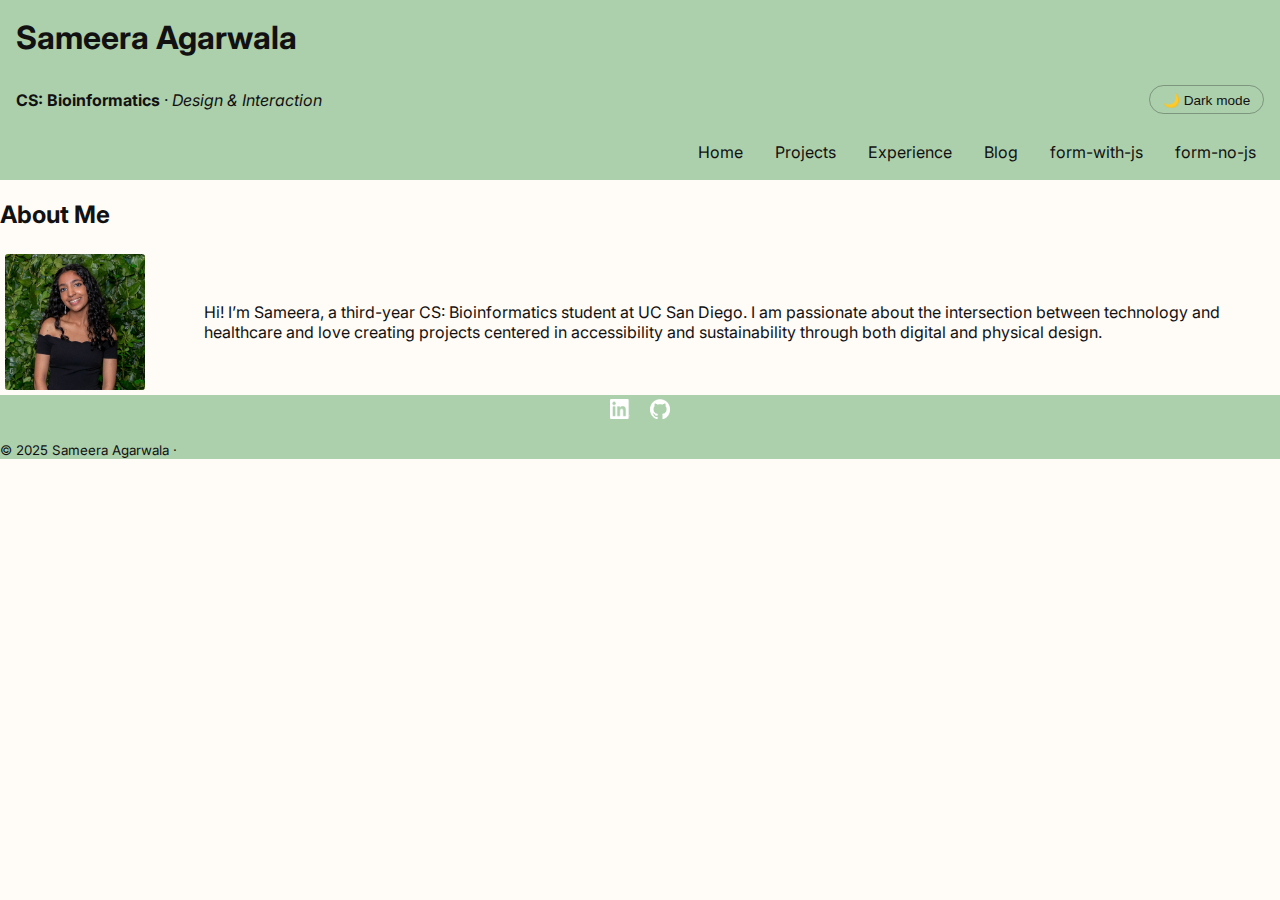
<file: index.html>
<!doctype html>
<html lang="en">
<head>
  <meta charset="utf-8">
  <title>Sameera Agarwala Portfolio Website</title>
  <meta name="viewport" content="width=device-width, initial-scale=1">
  <meta name="description" content="Portfolio of Sameera Agarwala: projects, experience, blog.">

  <script src="script.js"></script>

  <!--Link to css stylesheet-->
  <link rel="stylesheet" href="style.css">
</head>

<body>
  <noscript>
    <p>Your browser has JavaScript disabled; some enhancements (like theme switching) will not run.</p>
  </noscript>

  <header class="main-nav">

    <input id="nav-toggle" type="checkbox" hidden>
    <label for="nav-toggle" class="burger" aria-label="Toggle menu">☰</label>
  
    <h1>Sameera Agarwala</h1>
    <p><strong>CS: Bioinformatics</strong> &middot; <em>Design & Interaction</em></p>

    <!-- Theme toggle (only shown when JS is on) -->
    <button
      id="theme-toggle"
      class="theme-toggle"
      type="button"
      aria-pressed="false"
    >
    🌙 Dark mode
    </button>

    <!-- Navigation bar -->
    <nav aria-label="Primary">
      <ul>
        <li><a href="index.html" aria-current="page">Home</a></li>
        <li><a href="projects.html">Projects</a></li>
        <li><a href="experiences.html">Experience</a></li>
        <li><a href="blog.html">Blog</a></li>
        <li><a href="form-with-js.html">form-with-js</a></li>
        <li><a href="form-no-js.html">form-no-js</a></li>
      </ul>
    </nav>
  </header>

  <main id="content">
    <!-- About Me section introducing myself -->
      <article>
        <h2>About Me</h2>
        <section class = "about-me" aria-labelledby="about">
        <picture>
          <source srcset="assets/home/SameeraAgarwala.jpg" type="assets/home/SameeraAgarwala.jpg">
          <!--Fallback image tag-->
          <img 
          src="assets/home/SameeraAgarwala.jpg" 
          alt="Portrait of Sameera"
          >
          

        </picture>

        <portfolio-callout>
          Hi! I’m Sameera, a third-year <span>CS: Bioinformatics</span> student at UC San Diego. I am passionate about the intersection
          between technology and healthcare and love creating projects centered in accessibility and sustainability through both  
          digital and physical design.  
        </portfolio-callout>

      </article>
    </section>

  </main>

  <footer class="main-nav">
    <!-- Social navigation -->
    <nav aria-label="Social links">
      <ul class="social-links">
        <li>
          <a href="https://www.linkedin.com/in/sameera-agarwala-549881248/"
             target="_blank" rel="noopener noreferrer">
            <img src="assets/logos/linkedinlogo.png" width="28" height="28" alt="">
            <span class="sr-only">LinkedIn — Sameera Agarwala (opens in new tab)</span>
          </a>
        </li>
        <li>
          <a href="https://github.com/s-samsam225"
             target="_blank" rel="noopener noreferrer">
            <img src="assets/logos/githubLogo.png" width="28" height="28" alt="">
            <span class="sr-only">GitHub — s-samsam225 (opens in new tab)</span>
          </a>
        </li>
      </ul>
    </nav>
  
    <p>
      <small>&copy; <time datetime="2025-01-01">2025</time> Sameera Agarwala ·
      </small>
    </p>
  </footer>
  </body>
</html>
</file>
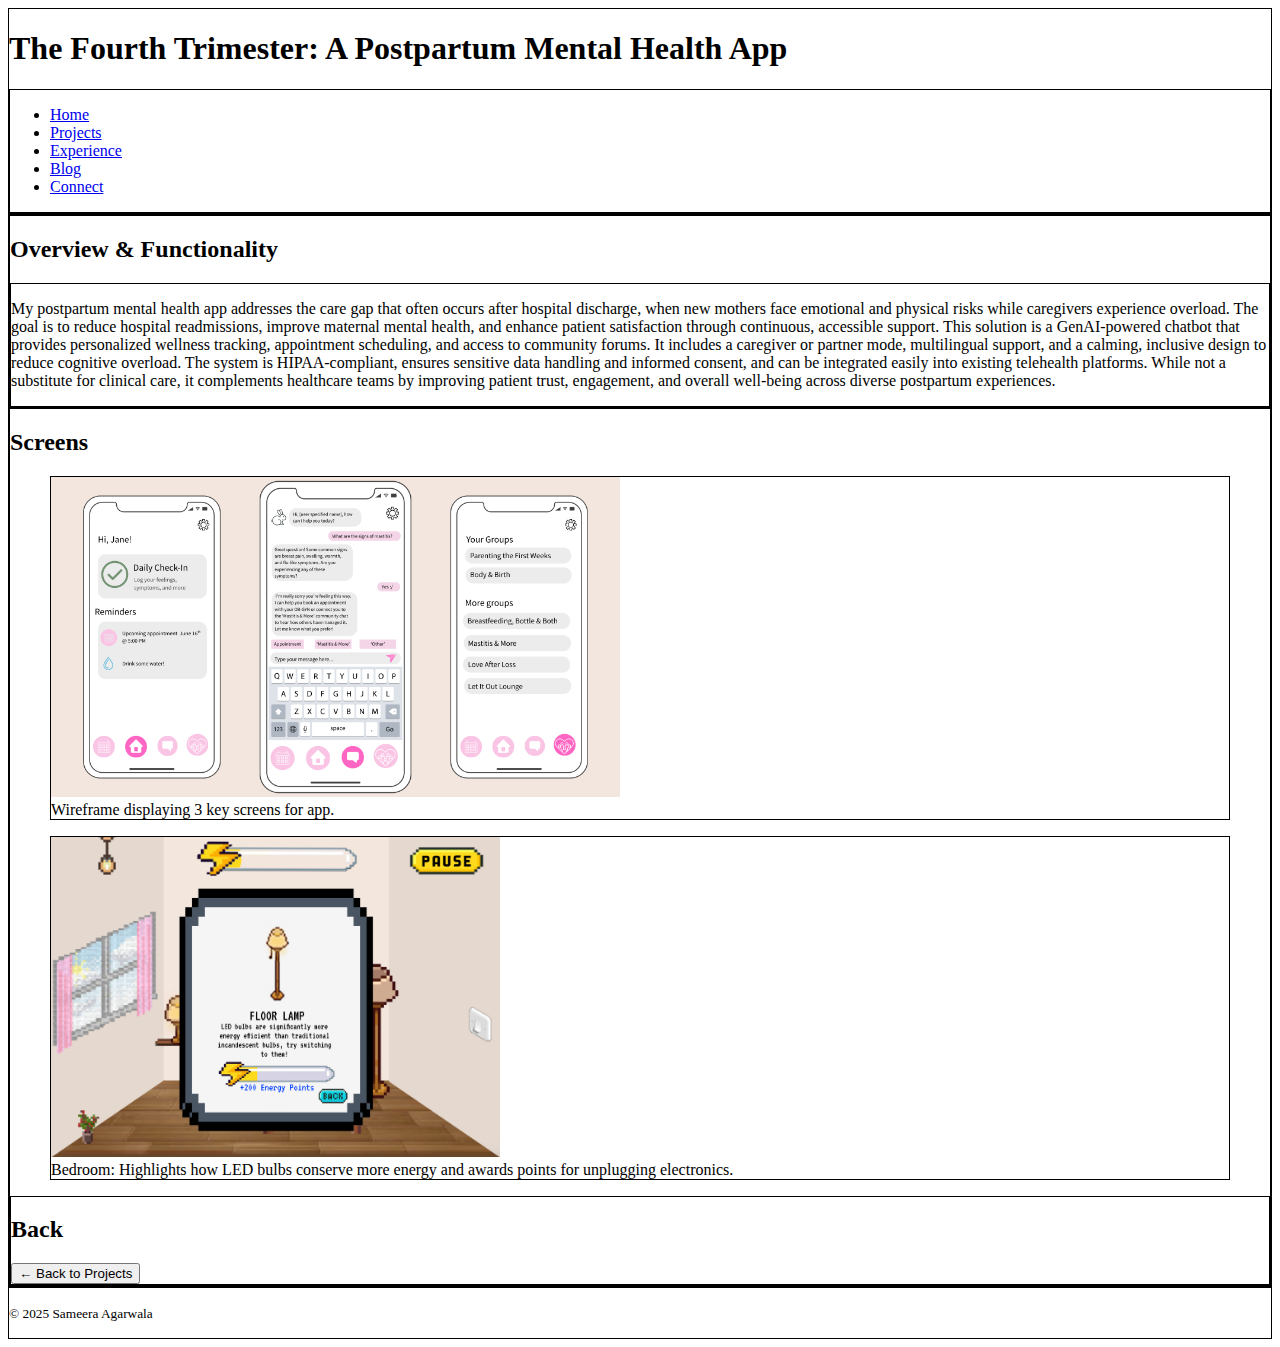
<file: accentureCaseStudy.html>
<!doctype html>
<html lang="en">
<head>
  <meta charset="utf-8">
  <title>Postpartum Mental Health App</title>
  <meta name="viewport" content="width=device-width, initial-scale=1">
  <meta name="description" content="Subpage describing the postpartum mental health app.">

  <!-- Added simple borders so the layout is visible for grading (semantic structure focus) -->
  <style>
    header, nav, main, section, article, figure, footer { border: 1px solid black; }
  </style>

  <!-- JS plaeholder -->
  <noscript>
    <p>Your browser has JavaScript disabled; some enhancements won’t run.</p>
  </noscript>
</head>

<body>
  <header>
    <!-- Clear page title for accessibility and navigation -->
    <h1>The Fourth Trimester: A Postpartum Mental Health App</h1>

    <!-- Navigation bar reused across all site pages for consistency -->
    <nav aria-label="Primary">
      <ul>
        <li><a href="index.html">Home</a></li>
        <li><a href="projects.html">Projects</a></li>
        <li><a href="experience.html">Experience</a></li>
        <li><a href="blog.html">Blog</a></li>
        <li><a href="connect.html">Connect</a></li>
      </ul>
    </nav>
  </header>

  <main id="content">
    <!-- Overview section describing the project goal and mechanics -->
    <section aria-labelledby="overview">
      <h2 id="overview">Overview & Functionality</h2>
      <article>
        <!-- Summarized the main gameplay + educational purpose -->
        <p>
            My postpartum mental health app addresses the care gap that often occurs after hospital discharge, 
            when new mothers face emotional and physical risks while caregivers experience overload. The goal is 
            to reduce hospital readmissions, improve maternal mental health, and enhance patient satisfaction through 
            continuous, accessible support. This solution is a GenAI-powered chatbot that provides personalized wellness 
            tracking, appointment scheduling, and access to community forums. It includes a caregiver or partner mode, 
            multilingual support, and a calming, inclusive design to reduce cognitive overload. The system is HIPAA-compliant,
            ensures sensitive data handling and informed consent, and can be integrated easily into existing telehealth platforms. 
            While not a substitute for clinical care, it complements healthcare teams by improving patient trust, engagement, 
            and overall well-being across diverse postpartum experiences.
        </p>
      </article>
    </section>

    <!-- Section displaying screenshots of key app screens -->
    <section aria-labelledby="screens">
      <h2 id="screens">Screens</h2>

      <!-- Screenshot 1: Wireframe -->
      <figure>
        <picture>
          <source srcset="assets/projects/AccentureAppWireframe.png" type="image/png">
          <img src="assets/projects/AccentureAppWireframe.png"
               alt="App home screen showing game mode, settings, and credits"
               height="320">
        </picture>
        <figcaption>Wireframe displaying 3 key screens for app.</figcaption>
      </figure>

      <!-- Screenshot 2: Bedroom screen -->
      <figure>
        <picture>
          <source srcset="assets/projects/EnergyAveBedroom.png" type="image/png">
          <img src="assets/projects/EnergyAveBedroom.png"
               alt="Bedroom screen where player has just earned 200 points from unplugging a lamp"
               height="320">
        </picture>
        <figcaption>
          Bedroom: Highlights how LED bulbs conserve more energy and awards points for unplugging electronics.
        </figcaption>
      </figure>


    <!-- Simple form-based navigation back to all projects -->
    <section aria-labelledby="back">
      <h2 id="back">Back</h2>
      <form action="projects.html" method="get">
        <!-- This button navigates back to Projects page without JS -->
        <button type="submit">← Back to Projects</button>
      </form>
    </section>
  </main>

  <footer>
    <!-- Consistent footer used across pages -->
    <p><small>&copy; <time datetime="2025">2025</time> Sameera Agarwala</small></p>
  </footer>
</body>
</html>
</file>
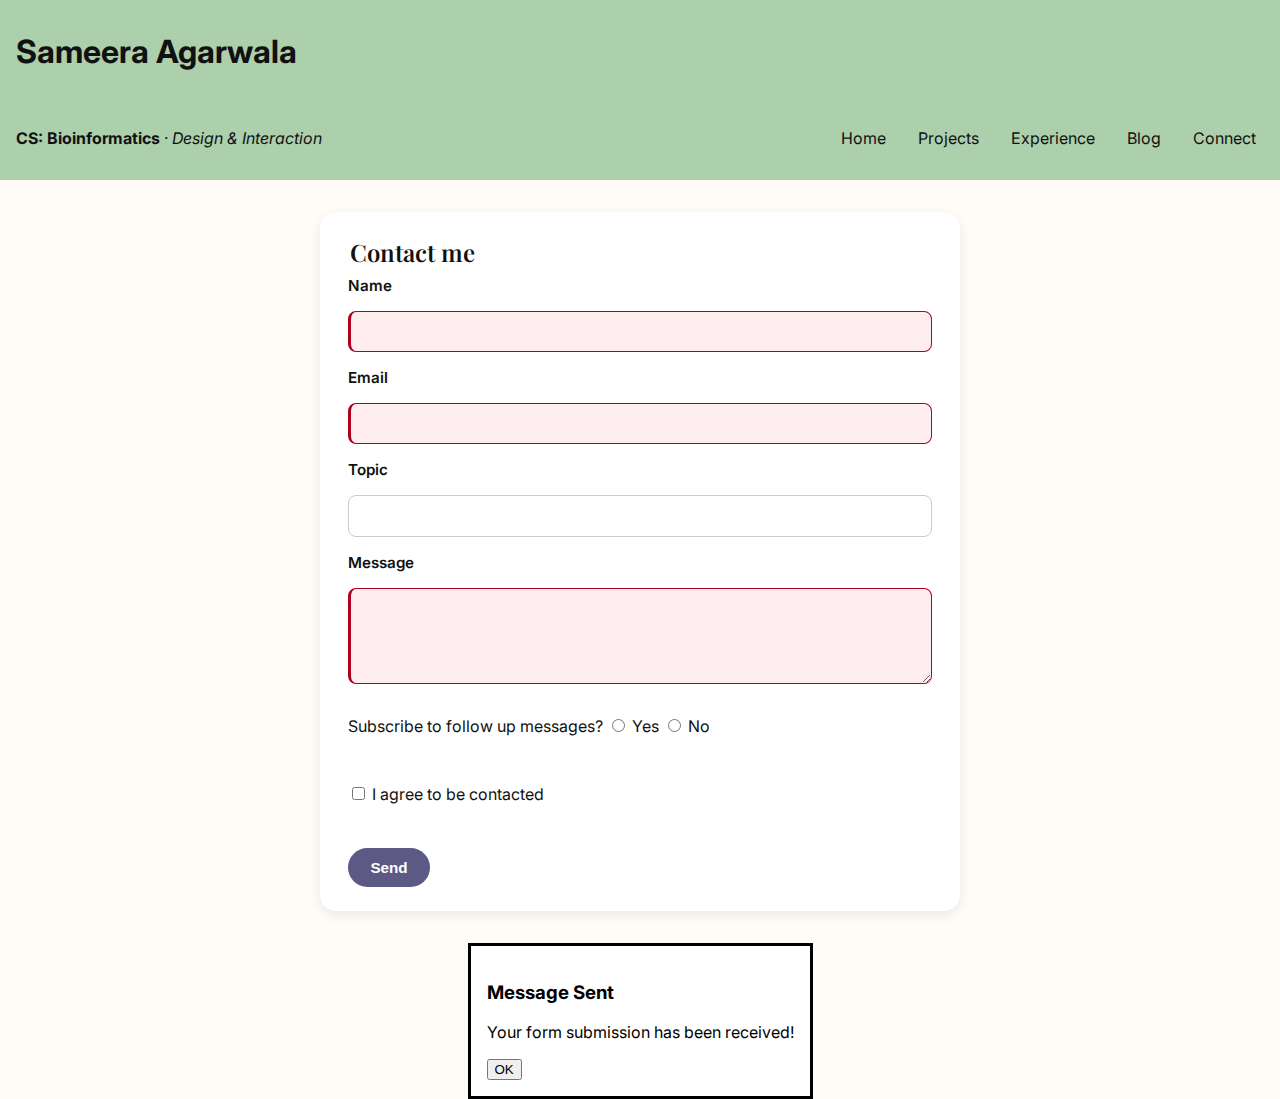
<file: connect.html>
<!doctype html>
<html lang="en">
<head>
  <meta charset="utf-8">
  <title>Blog — Sameera Agarwala</title>
  <meta name="viewport" content="width=device-width, initial-scale=1">
  <meta name="description" content="Blog posts on design, neurotech, and lessons learned.">

  <!--Link to css stylesheet-->
  <link rel="stylesheet" href="style.css">

  <!-- I didn’t add scripts here yet since this is an HTML-only assignment -->
  <noscript>
    <p>Your browser has JavaScript disabled; some enhancements won’t run.</p>
  </noscript>
  <script></script>
</head>

<body>
  <header class="main-nav">
    <h1>Sameera Agarwala</h1>
    <p><strong>CS: Bioinformatics</strong> &middot; <em>Design & Interaction</em></p>

    <!-- Navigation bar -->
    <nav aria-label="Primary">
      <ul>
        <li><a href="index.html">Home</a></li>
        <li><a href="projects.html">Projects</a></li>
        <li><a href="experiences.html">Experience</a></li>
        <li><a href="blog.html">Blog</a></li>
        <li><a href="connect.html" aria-current="page">Connect</a></li>
      </ul>
    </nav>
  </header>

<main>
  <!-- Contact form where users can send me messages directly -->
  <!-- I'm keeping the action blank for now since there’s no backend yet -->
  <form action="#" method="post">
    <fieldset>
      <!-- Grouping all form inputs under one accessible fieldset -->
      <legend>Contact me</legend>

      <!-- Basic text field for user’s name -->
      <label for="name">Name</label>
      <input id="name" name="name" type="text" required>

      <!-- Email field ensures correct email formatting before submission -->
      <label for="email">Email</label>
      <input id="email" name="email" type="email" required>

      <!-- Optional topic input for categorizing messages later on -->
      <label for="topic">Topic</label>
      <input id="topic" name="topic" type="text">

      <!-- Larger text area for the actual message -->
      <!-- Added minlength for better-quality responses -->
      <label for="msg">Message</label>
      <textarea id="msg" name="message" minlength="10" required></textarea>

      <!-- Radio buttons for subscription preferences -->
      <!-- I wanted to make this fun and conversational instead of a generic checkbox -->
      <p>Subscribe to follow up messages?
        <label><input type="radio" name="sub" value="yes"> Yes</label>
        <label><input type="radio" name="sub" value="no"> No</label>
      </p>

      <!-- Required checkbox for consent (helps with privacy compliance) -->
      <p><label><input type="checkbox" name="ack" required> I agree to be contacted</label></p>

      <!-- Submit button; not functional yet (HTML-only phase) -->
      <button type="submit">Send</button>
    </fieldset>
  </form>

  <!-- I plan on using JavaScript later to make this dialog show up only after form submission -->
  <!-- For now, I kept 'open' just to demonstrate proper use of the <dialog> tag -->
  <dialog open aria-labelledby="Form conformation">
    <h3>Message Sent</h3>
    <p>Your form submission has been received!</p>
    <!-- Placeholder close button; will be functional once I add JS -->
    <button type="button">OK</button>
  </dialog>
</main>
</file>
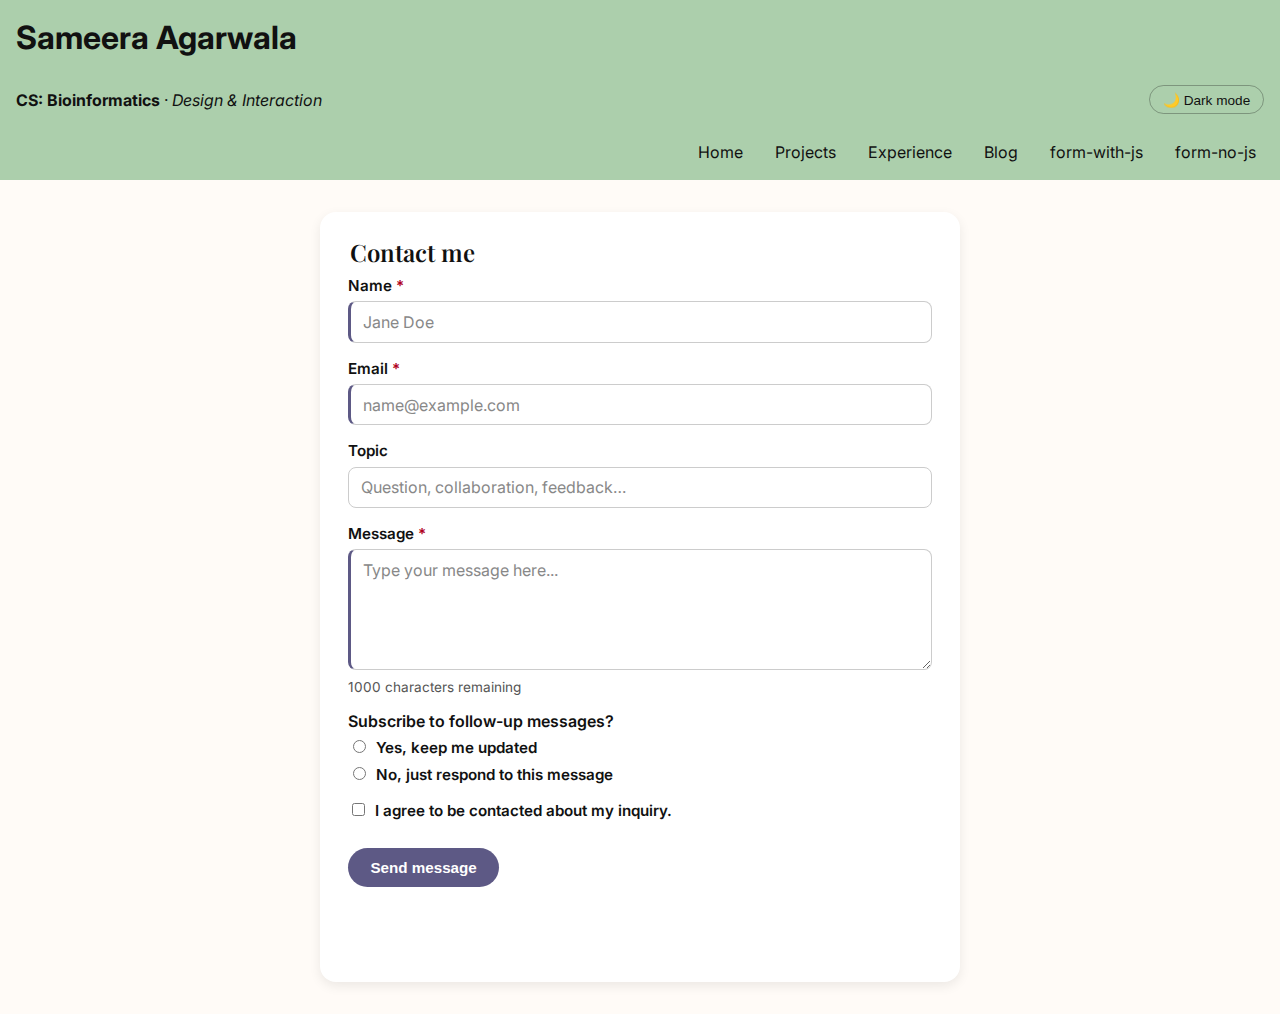
<file: contactForm.html>
<!doctype html>
<html lang="en">
<head>
  <meta charset="utf-8">
  <title>Connect — Sameera Agarwala (JS Validation)</title>
  <meta name="viewport" content="width=device-width, initial-scale=1">
  <meta name="description" content="Contact form to get in touch with Sameera.">

  <link rel="stylesheet" href="style.css">

  <!-- link to script.js file -->
  <script src="script.js"></script>

</head>

<body>
    <noscript>
        <p>Your browser has JavaScript disabled; some enhancements will not run.</p>
      </noscript>
    
  <header class="main-nav">
    <input id="nav-toggle" type="checkbox" hidden>
    <label for="nav-toggle" class="burger" aria-label="Toggle menu">☰</label>

    <h1>Sameera Agarwala</h1>
    <p><strong>CS: Bioinformatics</strong> · <em>Design &amp; Interaction</em></p>
    <!-- Theme toggle (only shown when JS is on) -->
    <button
      id="theme-toggle"
      class="theme-toggle"
      type="button"
      aria-pressed="false"
    >
    🌙 Dark mode
    </button>

    <nav aria-label="Primary">
      <ul>
        <li><a href="index.html">Home</a></li>
        <li><a href="projects.html">Projects</a></li>
        <li><a href="experiences.html">Experience</a></li>
        <li><a href="blog.html">Blog</a></li>
        <li><a href="form-with-js.html" aria-current="page">form-with-js</a></li>
        <li><a href="form-no-js.html" >form-no-js</a></li>
      </ul>
    </nav>
  </header>

  <main>
    <!-- Contact form with JS-based validation -->
    <form action="https://httpbin.org/post" method="post" novalidate>
        <fieldset>
        <legend>Contact me</legend>

        <input type="hidden" name="possible_bot" value="true">

        <!-- Hidden field to send error history -->
        <input type="hidden" id="form-errors-field" name="form-errors" value="[]">

        <div class="form-field">
          <label for="name">
            Name<span class="required-indicator" aria-hidden="true"> *</span>
          </label>
          <input
            id="name"
            name="name"
            type="text"
            required
            minlength="2"
            maxlength="60"
            pattern="[A-Za-z\s'.-]+"
            placeholder="Jane Doe">
        </div>

        <div class="form-field">
          <label for="email">
            Email<span class="required-indicator" aria-hidden="true"> *</span>
          </label>
          <input
            id="email"
            name="email"
            type="email"
            required
            maxlength="254"
            placeholder="name@example.com">
        </div>

        <div class="form-field">
          <label for="topic">Topic</label>
          <input
            id="topic"
            name="topic"
            type="text"
            maxlength="80"
            placeholder="Question, collaboration, feedback…">
        </div>

        <div class="form-field">
          <label for="msg">
            Message<span class="required-indicator" aria-hidden="true"> *</span>
          </label>
          <textarea
            id="msg"
            name="message"
            rows="5"
            minlength="10"
            maxlength="1000"
            required
            placeholder="Type your message here..."></textarea>

          <!-- Character countdown -->
          <div id="char-counter" class="char-counter" aria-live="polite"></div>
        </div>

        <div class="form-field">
          <p>Subscribe to follow-up messages?</p>
          <label>
            <input type="radio" name="sub" value="yes"> Yes, keep me updated
          </label>
          <label>
            <input type="radio" name="sub" value="no"> No, just respond to this message
          </label>
        </div>

        <div class="form-field">
          <label>
            <input type="checkbox" name="ack" id="ack" required>
            I agree to be contacted about my inquiry.
          </label>
        </div>

        <button type="submit">Send message</button>

        <div class="form-messages">
          <output id="error-output" class="error-message" aria-live="polite"></output>
          <output id="info-output" class="info-message" aria-live="polite"></output>
        </div>
      </fieldset>
    </form>
  </main>

  <script>
    (function () {
      const form = document.querySelector('form');
      const nameInput = document.getElementById('name');
      const emailInput = document.getElementById('email');
      const messageInput = document.getElementById('msg');
      const ackCheckbox = document.getElementById('ack');
      const errorOutput = document.getElementById('error-output');
      const infoOutput = document.getElementById('info-output');
      const errorsField = document.getElementById('form-errors-field');
      const charCounter = document.getElementById('char-counter');

      // Array of previous error attempts 
      const form_errors = [];
      window.form_errors = form_errors; 

      function getFieldLabel(field) {
        const container = field.closest('.form-field');
        const label = container ? container.querySelector('label') : null;
        return label
          ? label.textContent.replace('*', '').trim()
          : (field.name || field.id || 'This field');
      }

      function clearErrorMessage() {
        if (errorOutput) {
          errorOutput.textContent = '';
        }
      }

      // Constraint Validation API to build custom messages
      function validateField(field) {
        if (!field) return null;

        // Clear any previous custom message
        field.setCustomValidity('');
        let msg = '';
        const labelText = getFieldLabel(field);

        // If pattern guard flagged this field:
        if (field.dataset.illegalChar === 'true') {
          msg = `${labelText} contains characters that are not allowed.`;
        } else if (field.validity.valueMissing) {
          msg = `${labelText} is required.`;
        } else if (field.type === 'email' && field.validity.typeMismatch) {
          msg = 'Please enter a valid email address, like name@example.com.';
        } else if (field.validity.tooShort) {
          msg = `${labelText} must be at least ${field.minLength} characters.`;
        } else if (field.validity.tooLong) {
          msg = `${labelText} must be at most ${field.maxLength} characters.`;
        }

        if (msg) {
          field.setCustomValidity(msg);
          field.setAttribute('aria-invalid', 'true');
        } else {
          field.removeAttribute('aria-invalid');
        }

        if (!field.checkValidity()) {
          return {
            field: field.name || field.id,
            message: field.validationMessage,
            value: field.value
          };
        }

        return null;
      }

      // Flash effect when disallowed characters are typed
      function flashField(field) {
        field.classList.add('flash-error');
        window.setTimeout(() => {
          field.classList.remove('flash-error');
        }, 300);
      }

      // Show a temporary error in the error output
      let errorTimeoutId;
      function showTemporaryError(message) {
        if (!errorOutput) return;
        errorOutput.textContent = message;
        if (errorTimeoutId) {
          window.clearTimeout(errorTimeoutId);
        }
        errorTimeoutId = window.setTimeout(() => {
          if (errorOutput.textContent === message) {
            errorOutput.textContent = '';
          }
        }, 2000);
      }

      // Guard against illegal characters based on pattern
      function setupPatternGuard(input) {
        const pattern = input.getAttribute('pattern');
        if (!pattern) return;

        // Full-string regex using same pattern as HTML
        const regex = new RegExp('^' + pattern + '$');

        input.addEventListener('input', () => {
          const value = input.value;

          if (value === '') {
            input.dataset.illegalChar = 'false';
            return;
          }

          // If value violates pattern, flag it and show a short-lived message.
          if (!regex.test(value)) {
            input.dataset.illegalChar = 'true';
            flashField(input);
            showTemporaryError(
              `The "${input.name || input.id}" field does not allow that character.`
            );
          } else {
            input.dataset.illegalChar = 'false';
          }
        });
      }

      // Character countdown for textarea
      function updateCharCounter() {
        if (!charCounter || !messageInput) return;
        const max = messageInput.maxLength || 1000;
        const used = messageInput.value.length;
        const remaining = max - used;

        charCounter.textContent = `${remaining} characters remaining`;

        charCounter.classList.toggle('warning', remaining <= 50 && remaining > 10);
        charCounter.classList.toggle('danger', remaining <= 10);
      }

      // Info message when form looks valid
      function updateFormInfo() {
        if (!infoOutput) return;
        if (form.checkValidity()) {
          infoOutput.textContent = 'All required fields currently look valid.';
        } else {
          infoOutput.textContent = '';
        }
      }

      setupPatternGuard(nameInput);

      // Live validation on input for key fields
      [nameInput, emailInput, messageInput].forEach((field) => {
        if (!field) return;
        field.addEventListener('input', () => {
          validateField(field);       
          field.reportValidity();      
          updateFormInfo();           
          updateCharCounter();        
        });
      });

      // Log errors and send them on successful submit
      form.addEventListener('submit', (event) => {
        clearErrorMessage();

        const fieldsToValidate = [nameInput, emailInput, messageInput, ackCheckbox];
        const currentAttemptErrors = [];

        fieldsToValidate.forEach((field) => {
          const err = validateField(field);
          if (err) {
            currentAttemptErrors.push(err);
          }
        });

        if (currentAttemptErrors.length > 0) {
          event.preventDefault();

          const attempt = {
            timestamp: new Date().toISOString(),
            errors: currentAttemptErrors
          };
          form_errors.push(attempt); // only on SUBMIT, not on typing

          if (errorOutput && currentAttemptErrors[0]) {
            errorOutput.textContent = currentAttemptErrors[0].message;
          }

          // Show browser bubbles for invalid fields
          form.reportValidity();
          console.log('Invalid submit logged. form_errors =', form_errors);
          return;
        }

        // No errors: attach previous error history as JSON
        if (errorsField) {
          errorsField.value = JSON.stringify(form_errors);
        }

        if (infoOutput) {
          infoOutput.textContent = 'Submitting form…';
        }
        console.log('Submitting valid form. form_errors =', form_errors);
        // allow normal submit to httpbin.org
      });

      // Update char counter and info on load
      updateCharCounter();
      updateFormInfo();
    })();
  </script>
</body>
</html>
</file>
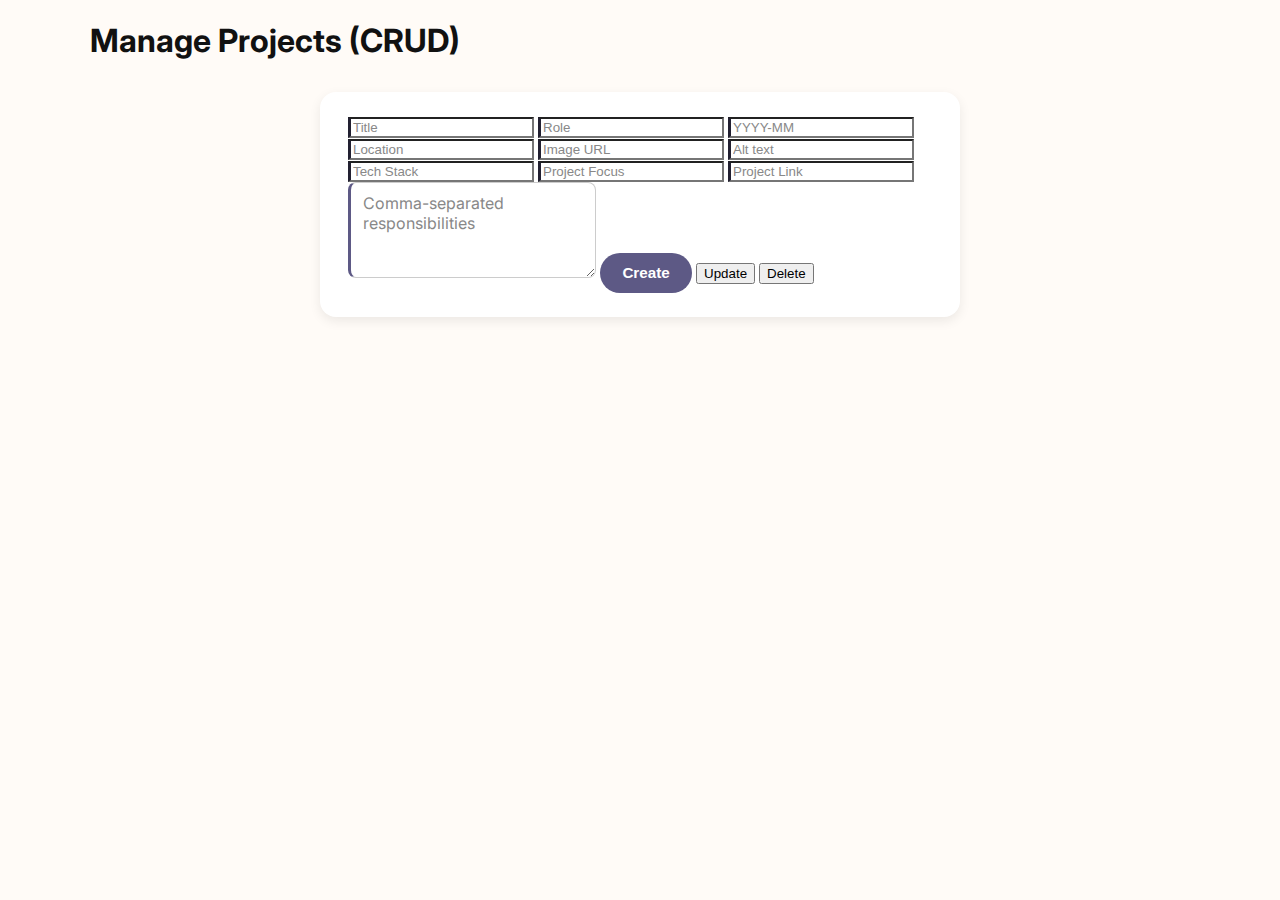
<file: crud.html>
<!doctype html>
<html lang="en">
<head>
  <meta charset="utf-8">
  <title>CRUD Projects</title>
  <meta name="viewport" content="width=device-width, initial-scale=1">
  <script src="script.js" defer></script>
  <link rel="stylesheet" href="style.css">
</head>
<body>

  <main class="container">
    <h1>Manage Projects (CRUD)</h1>

    <form id="crud-form">
      <input name="title" placeholder="Title" required>
      <input name="role" placeholder="Role" required>
      <input name="date" placeholder="YYYY-MM" required>
      <input name="location" placeholder="Location" required>
      <input name="image" placeholder="Image URL" required>
      <input name="alt" placeholder="Alt text" required>
      <input name="tech" placeholder="Tech Stack" required>
      <input name="focus" placeholder="Project Focus" required>
      <input name="link" placeholder="Project Link" required>
      <textarea name="responsibilities" placeholder="Comma-separated responsibilities" required></textarea>

      <button type="submit" id="create-btn">Create</button>
      <button type="button" id="update-btn">Update</button>
      <button type="button" id="delete-btn">Delete</button>
    </form>

    <p id="crud-status"></p>
  </main>

</body>
</html>
</file>
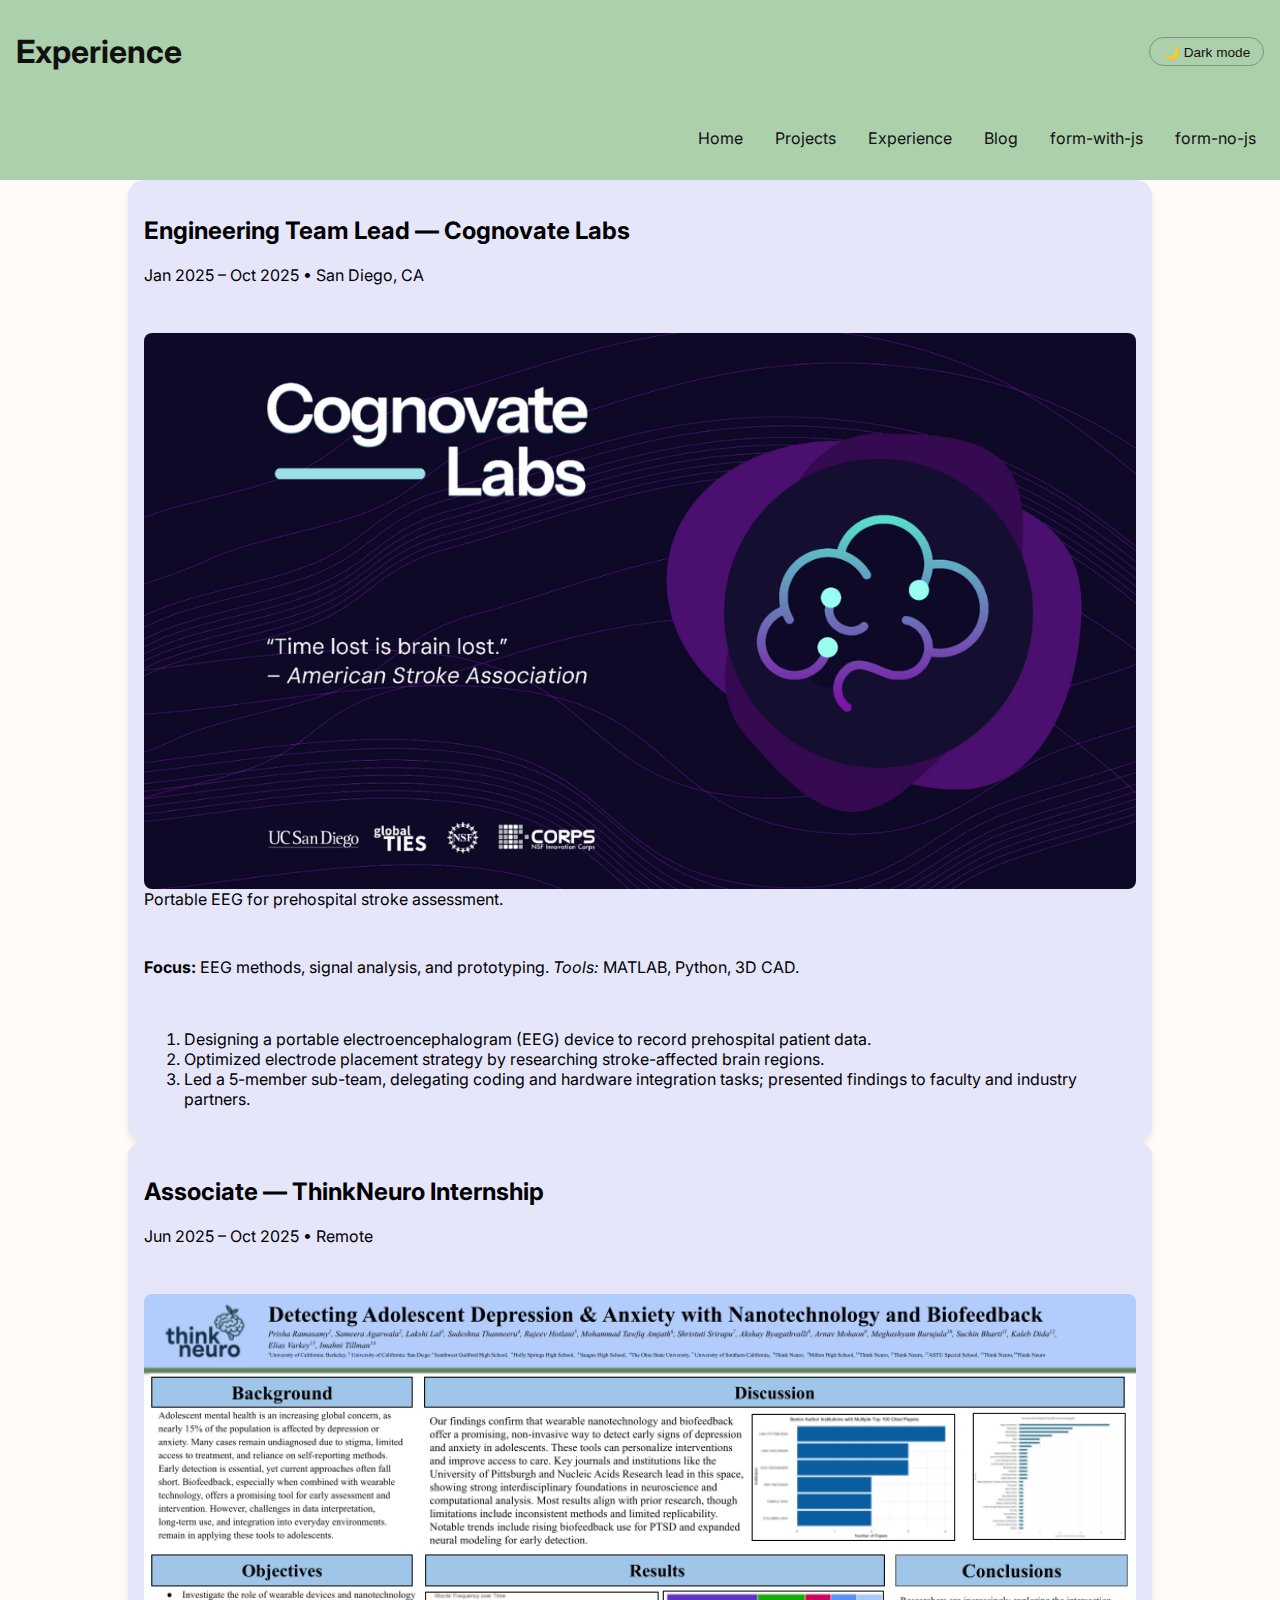
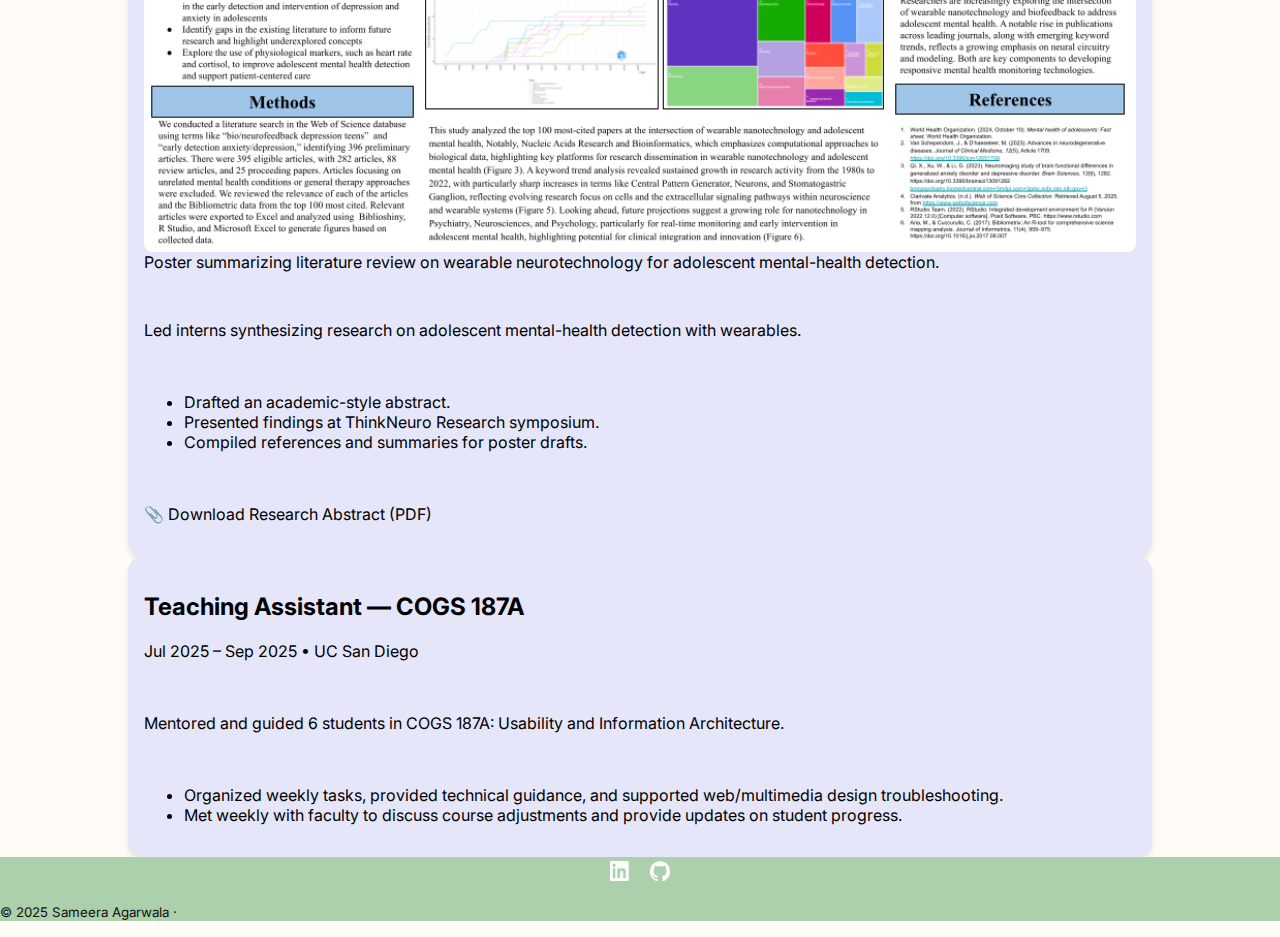
<file: experiences.html>
<!doctype html>
<html lang="en">
<head>
  <meta charset="utf-8">
  <title>Experience — Sameera Agarwala</title>
  <meta name="viewport" content="width=device-width, initial-scale=1">
  <meta name="description" content="Internships and leadership experience.">

  <!--Link to css stylesheet-->
  <link rel="stylesheet" href="style.css">

  <!-- link to script.js file -->
  <script src="script.js"></script>
  
</head>

<body>
  <noscript>
    <p>Your browser has JavaScript disabled; some enhancements won’t run.</p>
  </noscript>

  <header class="main-nav">

    <input id="nav-toggle" type="checkbox" hidden>
    <label for="nav-toggle" class="burger" aria-label="Toggle menu">☰</label>
  
  <h1>Experience</h1>
  <!-- Theme toggle (only shown when JS is on) -->
  <button
      id="theme-toggle"
      class="theme-toggle"
      type="button"
      aria-pressed="false"
  >
    🌙 Dark mode
  </button>

  <!-- Consistent nav bar across all pages -->
  <nav aria-label="Primary">
    <ul>
      <li><a href="index.html">Home</a></li>
      <li><a href="projects.html">Projects</a></li>
      <li><a href="experiences.html" aria-current="page">Experience</a></li>
      <li><a href="blog.html">Blog</a></li>
      <li><a href="form-with-js.html">form-with-js</a></li>
      <li><a href="form-no-js.html">form-no-js</a></li>
  </ul>
  </nav>
</header>

<main id="content">
  <!-- Section groups all of my professional and leadership roles -->
  <section aria-labelledby="roles">
    <!-- First experience: Cognovate Labs -->
    <!-- Included figure + caption for the logo to make it semantically descriptive -->
    <article  class="project-card" aria-labelledby="exp1-title">
      <header>
        <h2 id="exp1-title">Engineering Team Lead — Cognovate Labs</h2>
        <p><time datetime="2025-01">Jan 2025</time> – <time datetime="2025-10">Oct 2025</time> • San Diego, CA</p>
      </header>

      <picture>
        <figure>
          <source srcset="assets/experiences/CognovateLabsLogo.webp">
        <img 
        src="assets/experiences/CognovateLabsLogo.png" 
        alt="Cognovate Labs logo"
        >
        <figcaption>Portable EEG for prehospital stroke assessment.</figcaption>

      </figure>
      </picture>

      <p><strong>Focus:</strong> EEG methods, signal analysis, and prototyping. 
         <em>Tools:</em> MATLAB, Python, 3D CAD.</p>

      <ol>
        <li>Designing a portable electroencephalogram (EEG) device to record prehospital patient data.</li>
        <li>Optimized electrode placement strategy by researching stroke-affected brain regions.</li>
        <li>Led a 5-member sub-team, delegating coding and hardware integration tasks; presented findings to faculty and industry partners.</li>
      </ol>
    </article>

    <!-- Second experience: ThinkNeuro -->
    <article class="project-card" aria-labelledby="exp2-title">
      <header>
        <h2 id="exp2-title">Associate — ThinkNeuro Internship</h2>
        <p><time datetime="2025-06">Jun 2025</time> – <time datetime="2025-10">Oct 2025</time> • Remote</p>
      </header>

      <picture>
        <figure>
          <source srcset="assets/experiences/NeuroTechWearables-ResearchPoster.webp" type="image/webp">
          
          <img 
          src="assets/experiences/NeuroTechWearables-ResearchPoster.png" 
          alt="Final Research Poster"
          style="max-width:100%; height:auto; border-radius:8px; display:block;"
          >
          <figcaption>Poster summarizing literature review on wearable neurotechnology for adolescent mental-health detection.</figcaption>
        </figure>  
      </picture>

      <p>Led interns synthesizing research on adolescent mental-health detection with wearables.</p>
      <ul>
        <li>Drafted an academic-style abstract.</li>
        <li>Presented findings at ThinkNeuro Research symposium.</li>
        <li>Compiled references and summaries for poster drafts.</li>
      </ul>
        <!-- Download link for research abstract PDF -->
        <p>
            <a href="assets/experiences/neurotechnologyAndWearablesAbstract.pdf" download>
            📎 Download Research Abstract (PDF)
            </a>
        </p>

    </article>

    <!-- Third experience: Teaching Assistant position -->
    <article class="project-card" aria-labelledby="exp3-title">
      <header>
        <h2 id="exp3-title">Teaching Assistant — COGS 187A</h2>
        <p><time datetime="2025-07">Jul 2025</time> – <time datetime="2025-09">Sep 2025</time> • UC San Diego</p>
      </header>

      <!-- Summary paragraph describing scope of the role -->
      <p>Mentored and guided 6 students in COGS 187A: Usability and Information Architecture.</p>
      <ul>
        <li>Organized weekly tasks, provided technical guidance, and supported web/multimedia design troubleshooting.</li>
        <li>Met weekly with faculty to discuss course adjustments and provide updates on student progress.</li>
      </ul>
    </article>
  </section>
</main>

<footer class="main-nav">
  <!-- Social navigation -->
  <nav aria-label="Social links">
    <ul class="social-links">
      <li>
        <a href="https://www.linkedin.com/in/sameera-agarwala-549881248/"
           target="_blank" rel="noopener noreferrer">
          <img src="assets/logos/linkedinlogo.png" width="28" height="28" alt="">
          <span class="sr-only">LinkedIn — Sameera Agarwala (opens in new tab)</span>
        </a>
      </li>
      <li>
        <a href="https://github.com/s-samsam225"
           target="_blank" rel="noopener noreferrer">
          <img src="assets/logos/githubLogo.png" width="28" height="28" alt="">
          <span class="sr-only">GitHub — s-samsam225 (opens in new tab)</span>
        </a>
      </li>
    </ul>
  </nav>

  <p>
    <small>&copy; <time datetime="2025-01-01">2025</time> Sameera Agarwala ·
    </small>
  </p>
</footer>

</body>
</html>
</file>
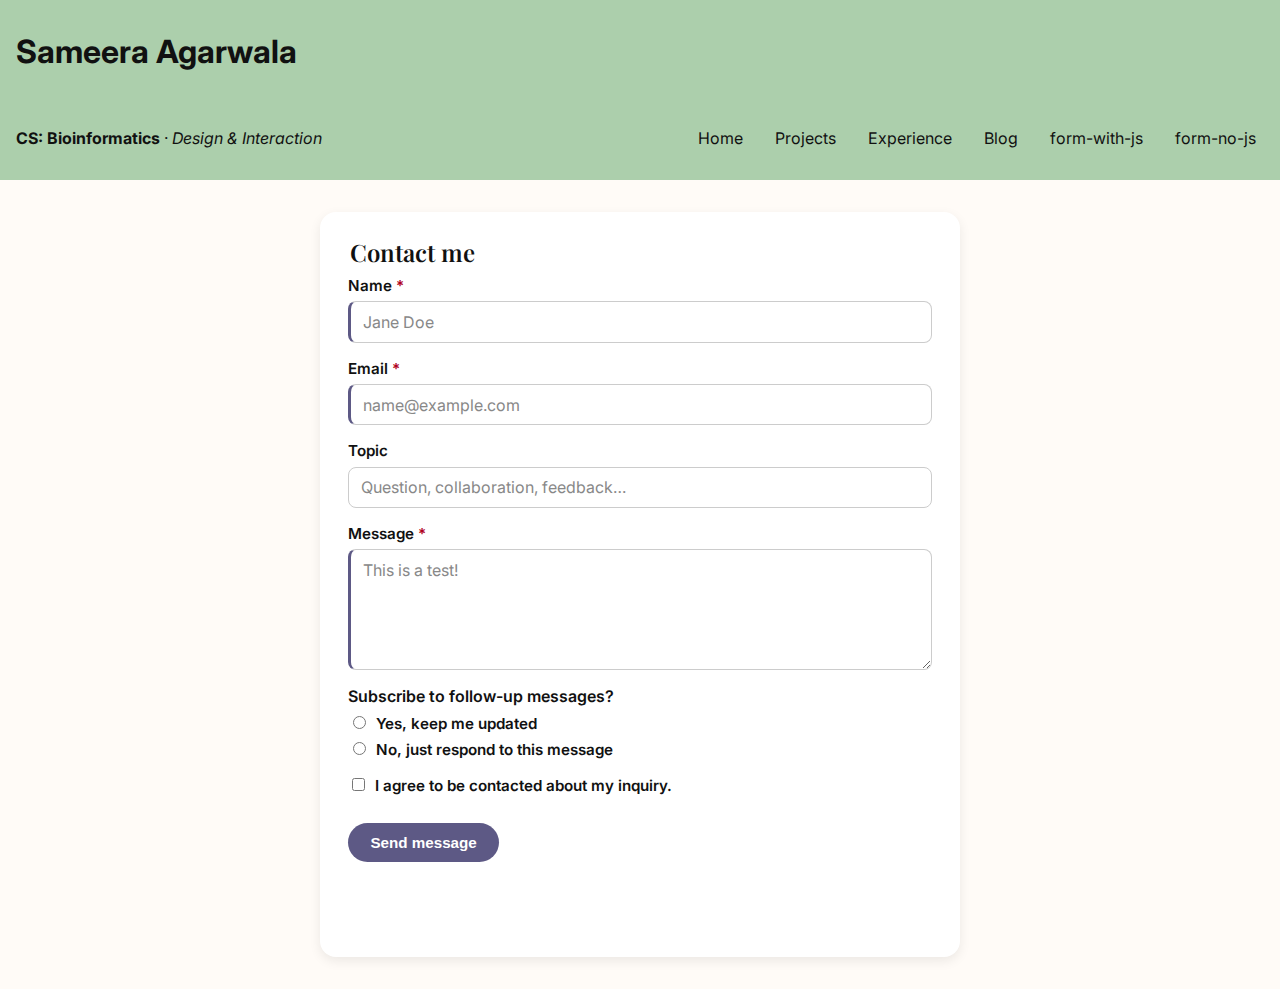
<file: form-no-js.html>
<!doctype html>
<html lang="en">
<head>
  <meta charset="utf-8">
  <title>Connect — Sameera Agarwala</title>
  <meta name="viewport" content="width=device-width, initial-scale=1">
  <meta name="description" content="Contact form to get in touch with Sameera.">

  <link rel="stylesheet" href="style.css">

</head>

<body>
  <noscript>
    <p>Your browser has JavaScript disabled; some enhancements will not run.</p>
  </noscript>

  <header class="main-nav">
    <input id="nav-toggle" type="checkbox" hidden>
    <label for="nav-toggle" class="burger" aria-label="Toggle menu">☰</label>

    <h1>Sameera Agarwala</h1>
    <p><strong>CS: Bioinformatics</strong> · <em>Design &amp; Interaction</em></p>

    <nav aria-label="Primary">
      <ul>
        <li><a href="index.html">Home</a></li>
        <li><a href="projects.html">Projects</a></li>
        <li><a href="experiences.html">Experience</a></li>
        <li><a href="blog.html">Blog</a></li>
        <li><a href="form-with-js.html">form-with-js</a></li>
        <li><a href="form-no-js.html" aria-current="page">form-no-js</a></li>
      </ul>
    </nav>
  </header>

  <main>
    <!-- Contact form for HW4 -->
    <form action="https://httpbin.org/post" method="post">
      <fieldset>
        <legend>Contact me</legend>
    
        <!-- Hidden possible_bot field-->
        <input type="hidden" name="possible_bot" value="true">
    
        <div class="form-field">
          <label for="name">Name<span class="required-indicator" aria-hidden="true"> *</span></label>
          <input
            id="name"
            name="name"
            type="text"
            required
            minlength="2"
            maxlength="60"
            pattern="[A-Za-z\s'.-]+"
            placeholder="Jane Doe">
        </div>
    
        <div class="form-field">
          <label for="email">Email<span class="required-indicator" aria-hidden="true"> *</span></label>
          <input
            id="email"
            name="email"
            type="email"
            required
            maxlength="254"
            placeholder="name@example.com">
        </div>
    
        <div class="form-field">
          <label for="topic">Topic</label>
          <input
            id="topic"
            name="topic"
            type="text"
            maxlength="80"
            placeholder="Question, collaboration, feedback…">
        </div>
    
        <div class="form-field">
          <label for="msg">Message<span class="required-indicator" aria-hidden="true"> *</span></label>
          <textarea
            id="msg"
            name="message"
            rows="5"
            minlength="10"
            maxlength="1000"
            required
            placeholder="This is a test!"></textarea>
        </div>
    
        <div class="form-field">
          <p>Subscribe to follow-up messages?</p>
          <label>
            <input type="radio" name="sub" value="yes"> Yes, keep me updated
          </label>
          <label>
            <input type="radio" name="sub" value="no"> No, just respond to this message
          </label>
        </div>
    
        <div class="form-field">
          <label>
            <input type="checkbox" name="ack" required>
            I agree to be contacted about my inquiry.
          </label>
        </div>
    
        <button type="submit">Send message</button>
    
        <div class="form-messages">
          <output id="error-output" class="error-message" aria-live="polite"></output>
          <output id="info-output" class="info-message" aria-live="polite"></output>
        </div>
      </fieldset>
    </form>
      </main>
</body>
</html>
</file>
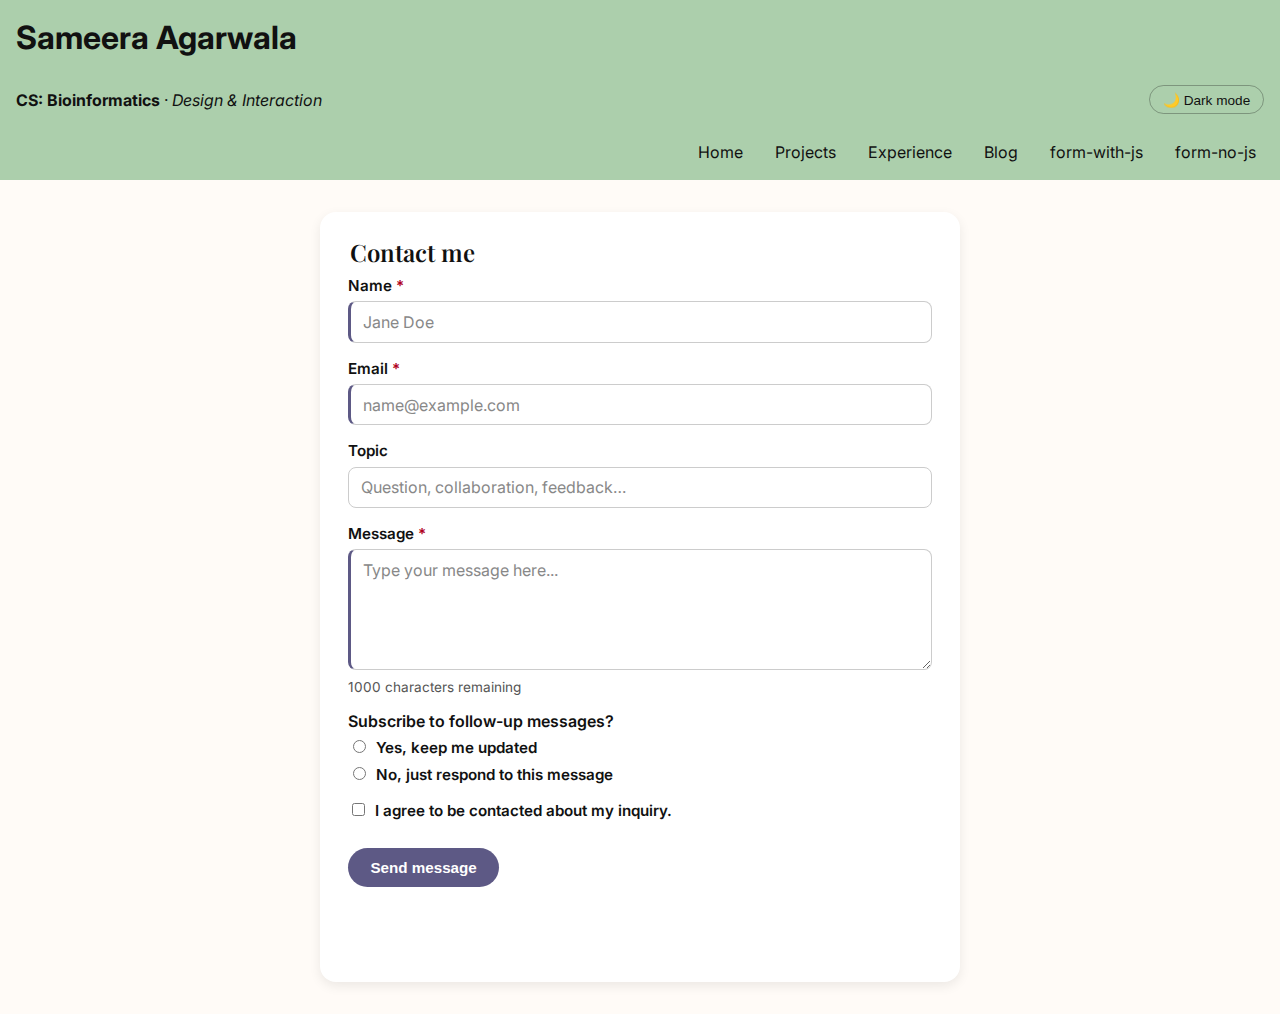
<file: form-with-js.html>
<!doctype html>
<html lang="en">
<head>
  <meta charset="utf-8">
  <title>Connect — Sameera Agarwala (JS Validation)</title>
  <meta name="viewport" content="width=device-width, initial-scale=1">
  <meta name="description" content="Contact form to get in touch with Sameera.">

  <link rel="stylesheet" href="style.css">

  <!-- link to script.js file -->
  <script src="script.js"></script>

</head>

<body>
    <noscript>
        <p>Your browser has JavaScript disabled; some enhancements will not run.</p>
      </noscript>
    
  <header class="main-nav">
    <input id="nav-toggle" type="checkbox" hidden>
    <label for="nav-toggle" class="burger" aria-label="Toggle menu">☰</label>

    <h1>Sameera Agarwala</h1>
    <p><strong>CS: Bioinformatics</strong> · <em>Design &amp; Interaction</em></p>
    <!-- Theme toggle (only shown when JS is on) -->
    <button
      id="theme-toggle"
      class="theme-toggle"
      type="button"
      aria-pressed="false"
    >
    🌙 Dark mode
    </button>

    <nav aria-label="Primary">
      <ul>
        <li><a href="index.html">Home</a></li>
        <li><a href="projects.html">Projects</a></li>
        <li><a href="experiences.html">Experience</a></li>
        <li><a href="blog.html">Blog</a></li>
        <li><a href="form-with-js.html" aria-current="page">form-with-js</a></li>
        <li><a href="form-no-js.html" >form-no-js</a></li>
      </ul>
    </nav>
  </header>

  <main>
    <!-- Contact form for HW4 with JS-based validation -->
    <form action="https://httpbin.org/post" method="post" novalidate>
        <fieldset>
        <legend>Contact me</legend>

        <input type="hidden" name="possible_bot" value="true">

        <!-- Hidden field to send error history -->
        <input type="hidden" id="form-errors-field" name="form-errors" value="[]">

        <div class="form-field">
          <label for="name">
            Name<span class="required-indicator" aria-hidden="true"> *</span>
          </label>
          <input
            id="name"
            name="name"
            type="text"
            required
            minlength="2"
            maxlength="60"
            pattern="[A-Za-z\s'.-]+"
            placeholder="Jane Doe">
        </div>

        <div class="form-field">
          <label for="email">
            Email<span class="required-indicator" aria-hidden="true"> *</span>
          </label>
          <input
            id="email"
            name="email"
            type="email"
            required
            maxlength="254"
            placeholder="name@example.com">
        </div>

        <div class="form-field">
          <label for="topic">Topic</label>
          <input
            id="topic"
            name="topic"
            type="text"
            maxlength="80"
            placeholder="Question, collaboration, feedback…">
        </div>

        <div class="form-field">
          <label for="msg">
            Message<span class="required-indicator" aria-hidden="true"> *</span>
          </label>
          <textarea
            id="msg"
            name="message"
            rows="5"
            minlength="10"
            maxlength="1000"
            required
            placeholder="Type your message here..."></textarea>

          <!-- Character countdown -->
          <div id="char-counter" class="char-counter" aria-live="polite"></div>
        </div>

        <div class="form-field">
          <p>Subscribe to follow-up messages?</p>
          <label>
            <input type="radio" name="sub" value="yes"> Yes, keep me updated
          </label>
          <label>
            <input type="radio" name="sub" value="no"> No, just respond to this message
          </label>
        </div>

        <div class="form-field">
          <label>
            <input type="checkbox" name="ack" id="ack" required>
            I agree to be contacted about my inquiry.
          </label>
        </div>

        <button type="submit">Send message</button>

        <div class="form-messages">
          <output id="error-output" class="error-message" aria-live="polite"></output>
          <output id="info-output" class="info-message" aria-live="polite"></output>
        </div>
      </fieldset>
    </form>
  </main>

  <script>
    (function () {
      const form = document.querySelector('form');
      const nameInput = document.getElementById('name');
      const emailInput = document.getElementById('email');
      const messageInput = document.getElementById('msg');
      const ackCheckbox = document.getElementById('ack');
      const errorOutput = document.getElementById('error-output');
      const infoOutput = document.getElementById('info-output');
      const errorsField = document.getElementById('form-errors-field');
      const charCounter = document.getElementById('char-counter');

      // Array of previous error attempts 
      const form_errors = [];
      window.form_errors = form_errors; 

      function getFieldLabel(field) {
        const container = field.closest('.form-field');
        const label = container ? container.querySelector('label') : null;
        return label
          ? label.textContent.replace('*', '').trim()
          : (field.name || field.id || 'This field');
      }

      function clearErrorMessage() {
        if (errorOutput) {
          errorOutput.textContent = '';
        }
      }

      // Constraint Validation API to build custom messages
      function validateField(field) {
        if (!field) return null;

        // Clear any previous custom message
        field.setCustomValidity('');
        let msg = '';
        const labelText = getFieldLabel(field);

        // If pattern guard flagged this field:
        if (field.dataset.illegalChar === 'true') {
          msg = `${labelText} contains characters that are not allowed.`;
        } else if (field.validity.valueMissing) {
          msg = `${labelText} is required.`;
        } else if (field.type === 'email' && field.validity.typeMismatch) {
          msg = 'Please enter a valid email address, like name@example.com.';
        } else if (field.validity.tooShort) {
          msg = `${labelText} must be at least ${field.minLength} characters.`;
        } else if (field.validity.tooLong) {
          msg = `${labelText} must be at most ${field.maxLength} characters.`;
        }

        if (msg) {
          field.setCustomValidity(msg);
          field.setAttribute('aria-invalid', 'true');
        } else {
          field.removeAttribute('aria-invalid');
        }

        if (!field.checkValidity()) {
          return {
            field: field.name || field.id,
            message: field.validationMessage,
            value: field.value
          };
        }

        return null;
      }

      // Flash effect when disallowed characters are typed
      function flashField(field) {
        field.classList.add('flash-error');
        window.setTimeout(() => {
          field.classList.remove('flash-error');
        }, 300);
      }

      // Show a temporary error in the error output
      let errorTimeoutId;
      function showTemporaryError(message) {
        if (!errorOutput) return;
        errorOutput.textContent = message;
        if (errorTimeoutId) {
          window.clearTimeout(errorTimeoutId);
        }
        errorTimeoutId = window.setTimeout(() => {
          if (errorOutput.textContent === message) {
            errorOutput.textContent = '';
          }
        }, 2000);
      }

      // Guard against illegal characters based on pattern
      function setupPatternGuard(input) {
        const pattern = input.getAttribute('pattern');
        if (!pattern) return;

        // Full-string regex using same pattern as HTML
        const regex = new RegExp('^' + pattern + '$');

        input.addEventListener('input', () => {
          const value = input.value;

          if (value === '') {
            input.dataset.illegalChar = 'false';
            return;
          }

          // If value violates pattern, flag it and show a short-lived message.
          if (!regex.test(value)) {
            input.dataset.illegalChar = 'true';
            flashField(input);
            showTemporaryError(
              `The "${input.name || input.id}" field does not allow that character.`
            );
          } else {
            input.dataset.illegalChar = 'false';
          }
        });
      }

      // Character countdown for textarea
      function updateCharCounter() {
        if (!charCounter || !messageInput) return;
        const max = messageInput.maxLength || 1000;
        const used = messageInput.value.length;
        const remaining = max - used;

        charCounter.textContent = `${remaining} characters remaining`;

        charCounter.classList.toggle('warning', remaining <= 50 && remaining > 10);
        charCounter.classList.toggle('danger', remaining <= 10);
      }

      // Info message when form looks valid
      function updateFormInfo() {
        if (!infoOutput) return;
        if (form.checkValidity()) {
          infoOutput.textContent = 'All required fields currently look valid.';
        } else {
          infoOutput.textContent = '';
        }
      }

      setupPatternGuard(nameInput);

      // Live validation on input for key fields
      [nameInput, emailInput, messageInput].forEach((field) => {
        if (!field) return;
        field.addEventListener('input', () => {
          validateField(field);       
          field.reportValidity();      
          updateFormInfo();           
          updateCharCounter();        
        });
      });

      // Log errors and send them on successful submit
      form.addEventListener('submit', (event) => {
        clearErrorMessage();

        const fieldsToValidate = [nameInput, emailInput, messageInput, ackCheckbox];
        const currentAttemptErrors = [];

        fieldsToValidate.forEach((field) => {
          const err = validateField(field);
          if (err) {
            currentAttemptErrors.push(err);
          }
        });

        if (currentAttemptErrors.length > 0) {
          event.preventDefault();

          const attempt = {
            timestamp: new Date().toISOString(),
            errors: currentAttemptErrors
          };
          form_errors.push(attempt); // only on SUBMIT, not on typing

          if (errorOutput && currentAttemptErrors[0]) {
            errorOutput.textContent = currentAttemptErrors[0].message;
          }

          // Show browser bubbles for invalid fields
          form.reportValidity();
          console.log('Invalid submit logged. form_errors =', form_errors);
          return;
        }

        // No errors: attach previous error history as JSON
        if (errorsField) {
          errorsField.value = JSON.stringify(form_errors);
        }

        if (infoOutput) {
          infoOutput.textContent = 'Submitting form…';
        }
        console.log('Submitting valid form. form_errors =', form_errors);
        // allow normal submit to httpbin.org
      });

      // Update char counter and info on load
      updateCharCounter();
      updateFormInfo();
    })();
  </script>
</body>
</html>
</file>
<file: style.css>
/* ===== Base / Tokens ===== */
@import url("https://fonts.googleapis.com/css2?family=Inter:wght@400;600;800&family=Playfair+Display:wght@600&display=swap");

@property --tint {
    syntax: '<color>';
    inherits: true;
    initial-value: lavender;
  }
  
  :root {
    --bg: #fffbf7;
    --fg: #111;
    --project-card: #ffffff;
    --accent: #5d5985;
    --brand: #5d5985;
    --header-bg: rgb(172, 207, 172);
    --footer-bg: rgb(172, 207, 172);

    --link-hover: rgb(43, 0, 255);
    --border-subtle: #ccc;
    --input-bg: #ffffff;
    --input-text: #111;
    --placeholder: #888;
  
    --error: #b00020;
    --error-bg: #ffeef0;
    --success: #1a7f37;
    --success-bg: #f0fff5;
    --info: #006400;
    --muted: #555;
  
    --warning: #b36b00;
  }

/* Dark theme overrides */
:root[data-theme="dark"] {
  --bg: #020617;          /* page background */
  --fg: #f9fafb;          /* main text */
  --project-card: #0b1120;        /* cards / form background */
  --accent: #a5b4fc;
  --brand: #818cf8;
  --header-bg: #020617;
  --footer-bg: #020617;

  --link-hover: #a5b4fc;
  --border-subtle: #4b5563;
  --input-bg: #020617;
  --input-text: #e5e7eb;
  --placeholder: #9ca3af;

  --error: #fecaca;
  --error-bg: #450a0a;
  --success: #bbf7d0;
  --success-bg: #064e3b;
  --info: #bfdbfe;
  --muted: #9ca3af;

  --warning: #facc15;

}


* { box-sizing: border-box; }

body {
  font-family: "Inter", system-ui, -apple-system, "Segoe UI", Roboto, Oxygen, Ubuntu, Cantarell, "Open Sans", "Helvetica Neue", sans-serif;
  background-color: var(--bg);
  color: var(--fg);
  margin: 0;
}

figcaption {
  justify-content: center;
}

/* ===== Utilities ===== */
.sr-only {
  position: absolute;
  width: 1px; height: 1px;
  padding: 0; margin: -1px;
  overflow: hidden; clip: rect(0, 0, 1px, 1px);
  white-space: nowrap; border: 0;
}

a {
  text-decoration: none;
  color: inherit;

  &:hover {
    color: var(--link-hover);
  }
}

/* ===== About Me ===== */
.about-me {
  display: flex;
  align-items: center;
  gap: 1.5rem;
  flex-wrap: wrap;
  margin-top: 1rem;

  picture { flex: 0 0 150px; }

  img {
    display: block;
    width: 150px;
    height: auto;
    border-radius: 8px;
    padding: 5px;
  }

  portfolio-callout { flex: 1 1 280px; }
}

/* ===== Header (top nav) ===== */
header.main-nav {
  display: grid;
  grid-template-columns: 1fr auto; /* fixed invalid property */
  align-items: center;
  padding: 0.5rem 1rem;
  min-height: 20dvh;

  h1,
  p {
    grid-column: 1;
    margin: 0;
  }

  nav {
    grid-column: 2;
    justify-self: end;
    background-color: transparent;

    ul {
      list-style: none;
      display: flex;
      justify-content: center;
      gap: 1.5rem;
      margin: 0;
      padding: 0;
      border-radius: 8px;

      a {
        text-decoration: none;

        &:hover {
          background-color: lavenderblush;
          color: var(--accent);
          border-radius: 8px;
        }
      }
    }
  }
}

/* ===== Footer ===== */
footer {
  background-color: var(--footer-bg);
  justify-content: center;

  nav {
    background-color: var(--footer-bg);
    justify-content: center;

    ul,
    li {
      list-style: none;
      margin: 0;
      padding: 0;
    }

    ul {
      display: flex;
      gap: 0.75rem;
      justify-content: center;
      align-items: center;
    }

    a img {
      display: block;
      width: 28px;
      height: 28px;
      padding: 4px;
    }
  }
}

/* ===== Status Bar ===== */
.status-bar {
  display: flex;
  align-items: center;
  justify-content: center;
  flex-wrap: wrap;
  gap: 1rem;
  text-align: center;
  margin: 2rem 0;

  h4 { flex-basis: 100%; }

  p { margin: 0; }

  progress {
    accent-color: var(--accent);
    height: 1rem;
    border-radius: 8px;
  }

  .status-gif {
    width: 80px;
    height: auto;
    border-radius: 8px;
  }
}

/* ===== Project Card ===== */
.project-card {
  color: #000; 
  display: flex;
  flex-direction: column;
  background: var(--tint);
  box-shadow: 0 4px 6px rgba(0, 0, 0, 0.1);
  transition: transform .12s ease, box-shadow .12s ease;
  justify-content: center;
  gap: 20px;
  margin: 0 auto;
  padding: 1rem;
  border-radius: 16px;
  max-width: 80%;

  figure { margin: 12px 0; }

  &:hover {
    transform: translateY(-2px);
    box-shadow: 0 12px 22px rgba(0, 0, 0, .12);
    --tint: #f5e9ff;
  }

  img {
    max-width: 100%;
    height: auto;
    border-radius: 8px;
    display: block;
  }
}

/* ===== Header & footer color ===== */
.main-nav {
  background-color: var(--header-bg);
}

/* ===== Responsive Design Section ===== */
html {
    overflow-x: hidden; /* Prevent horizontal scrolling on small screens */
  }
  img {
    max-width: 100%; /* Makes sure all images resize properly */
    height: auto;
    display: block;
  }
  
  .container {
    width: min(100% - 2rem, 1100px);
    margin-inline: auto;
  }
  
  /* ===== Navigation (Hamburger Menu) ===== */
  header.main-nav {
    position: sticky;
    top: 0;
    z-index: 10;
    display: grid;
    grid-template-columns: 1fr auto;
    align-items: center;
    gap: 0.5rem;
  
    .burger {
      justify-self: end;
      font-size: 1.5rem;
      line-height: 1;
      padding: 0.25rem 0.5rem;
      border-radius: 0.5rem;
      cursor: pointer;
    }
  
    nav {
      /* nav is hidden until the burger is clicked */
      grid-column: 1 / -1;
      display: none;
  
      ul {
        flex-direction: column;
        align-items: stretch;
        gap: 0.25rem;
        padding-top: 0.5rem;
  
        a {
          padding: 0.5rem;
          border-radius: 0.5rem;
        }
      }
    }
  
    /* This line makes the menu appear when the checkbox is checked */
    #nav-toggle:checked ~ nav {
      display: block;
    }
  }
  
  /* ===== Layout adjustments for phone (default) ===== */
  .about-me {
    flex-direction: column;
    picture {
      max-width: 200px;
    }
  }
  .posts,
  .projects,
  .projects-grid {
    display: grid;
    gap: 1rem;
    grid-template-columns: 1fr;

    padding: 2rem 5vw;

  }
  
  /* ===== Tablet & Small Laptop (≥700px) ===== */
  @media (min-width: 700px) {
    header.main-nav {
      grid-template-columns: 1fr auto;
  
      .burger {
        display: none; /* Hide burger on tablets and up */
      }
  
      nav {
        display: block; /* Always show nav */
        grid-column: 2;
  
        ul {
          flex-direction: row;
          gap: 1rem;
          padding-top: 0;
        }
      }
    }
  
    /* Makes the About section side-by-side instead of stacked */
    .about-me {
      flex-direction: row;
      picture {
        flex-basis: 160px;
      }
    }
  
    /* Use two columns for project/blog grids */
    .posts,
    .projects {
      grid-template-columns: repeat(2, minmax(0, 1fr));
    }
  }
  
  /* ===== Desktop (≥1100px) ===== */
  /* This breakpoint is for large laptops and desktops — I add more columns and slight scaling */
  @media (min-width: 1100px) {
    /* Grid expands to 3 columns for large screens */
    .posts,
    .projects {
      grid-template-columns: repeat(3, minmax(0, 1fr));
    }
  
    /* Slightly larger About section image */
    .about-me picture {
      flex-basis: 180px;
    }
  }
  
  /* ===== Image sizing across devices ===== */
  picture img {
    width: 100%;
    height: auto;
    border-radius: 8px;
  }
  
  /* ===== Contact Form (form-no-js.html) ===== */

/* Overall form layout */
form {
  width: 100%;
  max-width: 40rem;
  margin: 2rem auto;
  padding: 1.5rem 1.75rem;
  background-color: var(--project-card);
  border-radius: 1rem;
  box-shadow: 0 4px 12px rgba(0, 0, 0, 0.08);
}

/* Remove default fieldset border and space elements out */
form fieldset {
  border: none;
  padding: 0;
  margin: 0;
  display: flex;
  flex-direction: column;
  gap: 1rem;
}

form legend {
  font-family: "Playfair Display", system-ui, serif;
  font-size: 1.5rem;
  font-weight: 600;
  margin-bottom: 0.5rem;
}

/* Each label + field block */
.form-field {
  display: flex;
  flex-direction: column;
  gap: 0.4rem;
}

/* Labels stacked above fields */
.form-field label,
form > fieldset > label {
  font-weight: 600;
  font-size: 0.95rem;
}

/* Text inputs and textarea */
input[type="text"],
input[type="email"],
textarea {
  padding: 0.6rem 0.75rem;
  border-radius: 0.5rem;
  border: 1px solid var(--border-subtle);
  font: inherit;
  background-color: var(--input-bg);
  color: var(--input-text);
}

/* Make textarea resizable only vertically */
textarea {
  resize: vertical;
  min-height: 6rem;
}

/* Radio and checkbox fields: keep things readable */
.form-field p {
  margin: 0;
  font-weight: 600;
}

.form-field input[type="radio"],
.form-field input[type="checkbox"] {
  margin-right: 0.4rem;
}

/* Submit button styled to match your palette */
button[type="submit"] {
  margin-top: 0.75rem;
  padding: 0.7rem 1.4rem;
  border-radius: 999px;
  border: none;
  font-weight: 600;
  font-size: 0.95rem;
  cursor: pointer;
  background-color: var(--brand);
  color: #fff;
  align-self: flex-start;
}

button[type="submit"]:hover,
button[type="submit"]:focus-visible {
  filter: brightness(1.05);
}

/* Error + info outputs under the fields */
.form-messages {
  margin-top: 0.75rem;
  display: flex;
  flex-direction: column;
  gap: 0.25rem;
}

/* Reserve a little space even when empty */
.error-message,
.info-message {
  min-height: 1.2rem;
  font-size: 0.9rem;
}

.error-message {
  color: var(--error);
}

.info-message {
  color: var(--info);
}

/* Make sure the form looks good on smaller screens */
@media (max-width: 600px) {
  form {
    margin-inline: 1rem;
    padding: 1.25rem 1rem;
  }
}

/* ===== Contact Form Validation States ===== */

/* Required asterisk */
.required-indicator {
  color: var(--error);
}

/* Placeholder styling so :placeholder-shown works cleanly */
input::placeholder,
textarea::placeholder {
  color: #888;
  opacity: 1;
}

/* Focus: keyboard friendly, high contrast */
input:focus-visible,
textarea:focus-visible,
button:focus-visible {
  outline: 2px solid var(--accent);
  outline-offset: 2px;
}

/* Required fields that have been filled and are valid */
input:required:not(:placeholder-shown):valid,
textarea:required:not(:placeholder-shown):valid {
  border-color: var(--success);
  background-color: var(--success-bg);
}

/* Required fields that have been filled but are invalid */
input:required:not(:placeholder-shown):invalid,
textarea:required:not(:placeholder-shown):invalid {
  border-color: var(--error);
  background-color: var(--error-bg);
}

/* Make the email field extra clear when invalid */
input[type="email"]:not(:placeholder-shown):invalid {
  border-color: var(--error);
}

/* Optional: slightly highlight required fields even before interaction */
input:required,
textarea:required {
  border-left-width: 3px;
  border-left-color: var(--accent);
}

/* Keep border widths consistent on valid/invalid so layout does not shift */
input:required:not(:placeholder-shown):valid,
textarea:required:not(:placeholder-shown):valid,
input:required:not(:placeholder-shown):invalid,
textarea:required:not(:placeholder-shown):invalid {
  border-left-width: 3px;
}

/* ===== JS Validation Enhancements (form-with-js.html) ===== */

/* Flash effect when illegal characters are typed */
.flash-error {
  animation: flash-bg 0.15s ease-in-out 0s 2;
}

@keyframes flash-bg {
  0% { background-color: var(--error-bg); }
  100% { background-color: var(--project-card); }
}

/* Character counter under textarea */
.char-counter {
  margin-top: 0.15rem;
  font-size: 0.85rem;
  color: var(--muted);
}

.char-counter.warning {
  color: var(--warning);
}

.char-counter.danger {
  color: var(--error);
  font-weight: 600;
}


/* ===== Theme Toggle Button ===== */

/* Hidden by default; shown only when JS adds .js class */
.theme-toggle {
  display: none;
  align-items: center;
  gap: 0.35rem;
  padding: 0.35rem 0.8rem;
  border-radius: 999px;
  border: 1px solid color-mix(in srgb, var(--fg) 30%, transparent);
  background: transparent;
  color: var(--fg);
  font-size: 0.85rem;
  cursor: pointer;
}

.theme-toggle:hover,
.theme-toggle:focus-visible {
  background-color: color-mix(in srgb, var(--fg) 6%, var(--bg) 94%);
}

/* Only show if JS is enabled */
.js .theme-toggle {
  display: inline-flex;
}

/* Place it nicely in the header */
header.main-nav .theme-toggle {
  justify-self: end;
}


/* ===== View Transition API (MPA cross-fade) ===== */

::view-transition-old(root),
::view-transition-new(root) {
  animation-duration: 300ms;
  animation-timing-function: ease-in-out;
}

/* Optionally control z-order so new page slides "on top" */
::view-transition-old(root) {
  z-index: 0;
}
::view-transition-new(root) {
  z-index: 1;
}

/* Buttons for Project-Cards */
.project-controls {
  display: flex;
  justify-content: center;
  align-items: center;       
  gap: 1rem;
  margin: 2rem 0;
}

.projects-controls button {
  padding: 0.6rem 1.4rem;
  border-radius: 999px;
  border: none;
  font-weight: 600;
  cursor: pointer;
  background-color: var(--brand);
  color: white;
  justify-self: center;
}

.projects-controls button:hover {
  filter: brightness(1.08);
}
</file>
